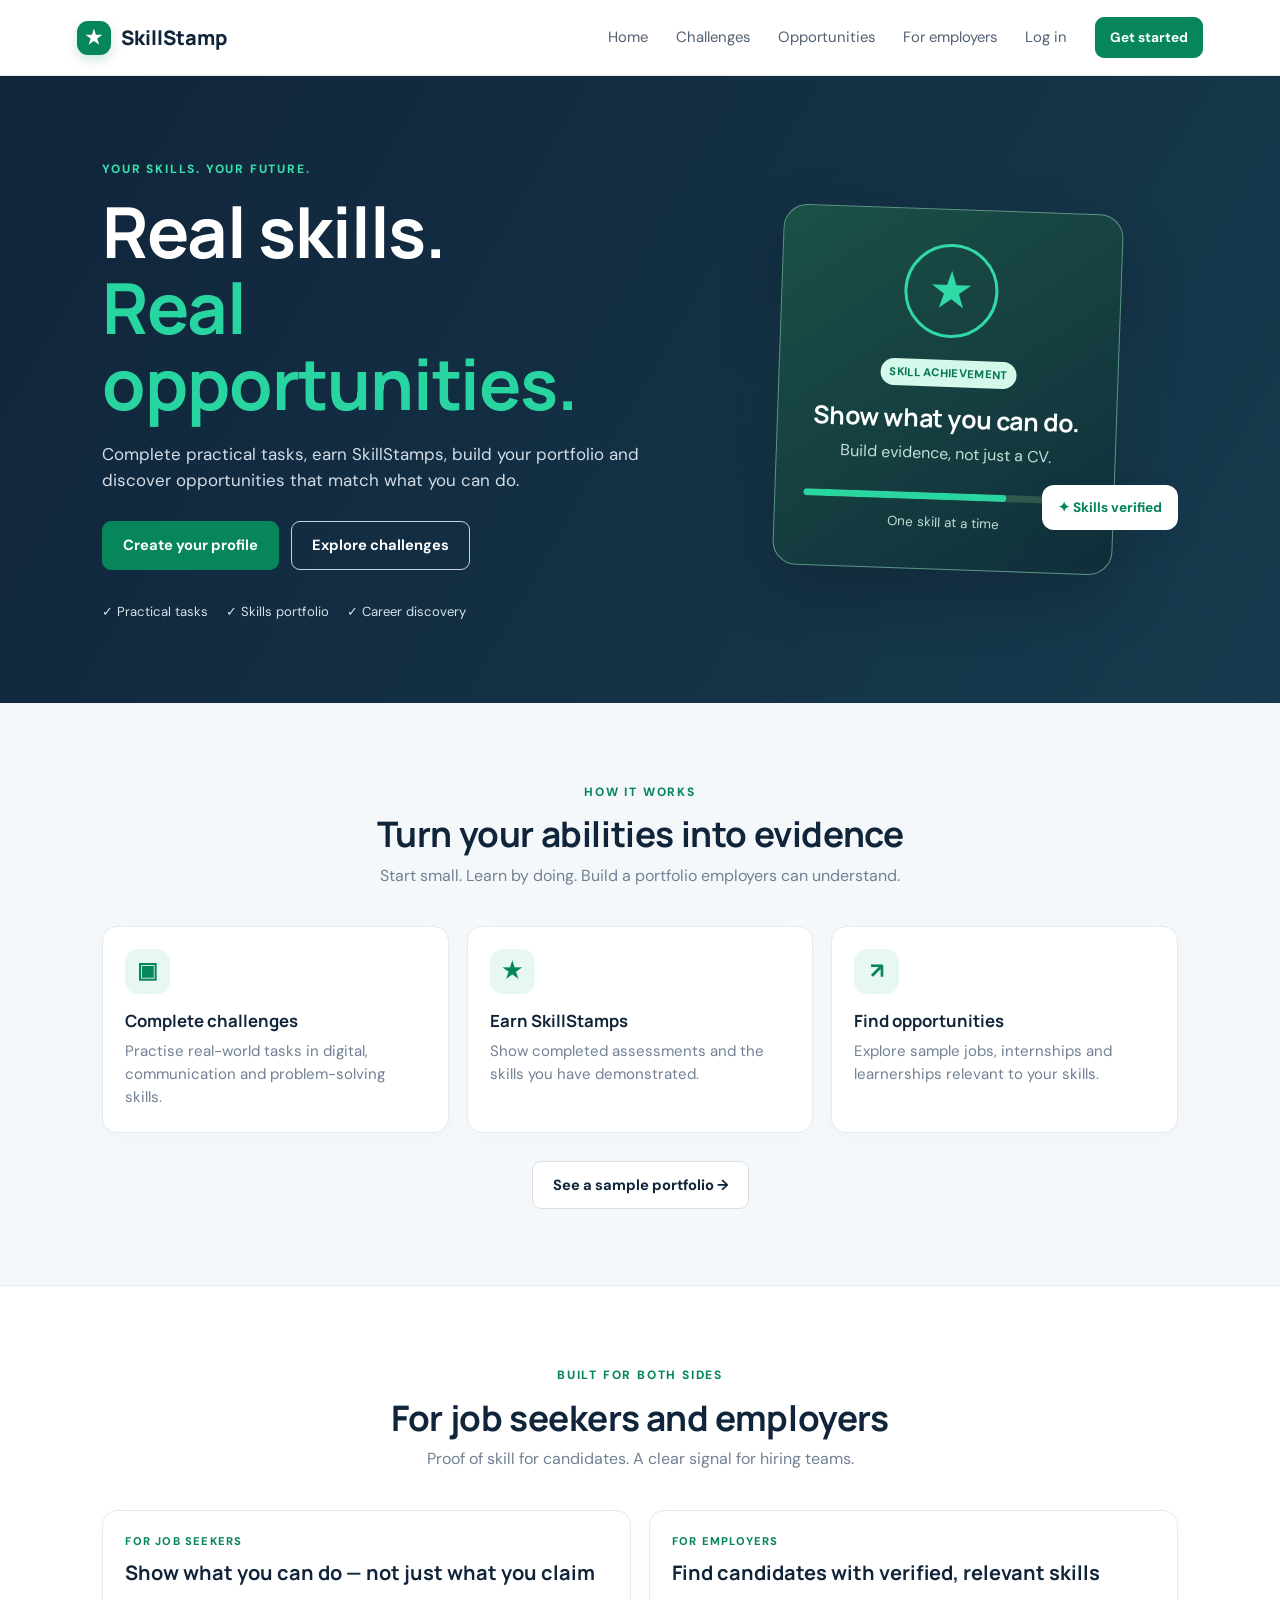
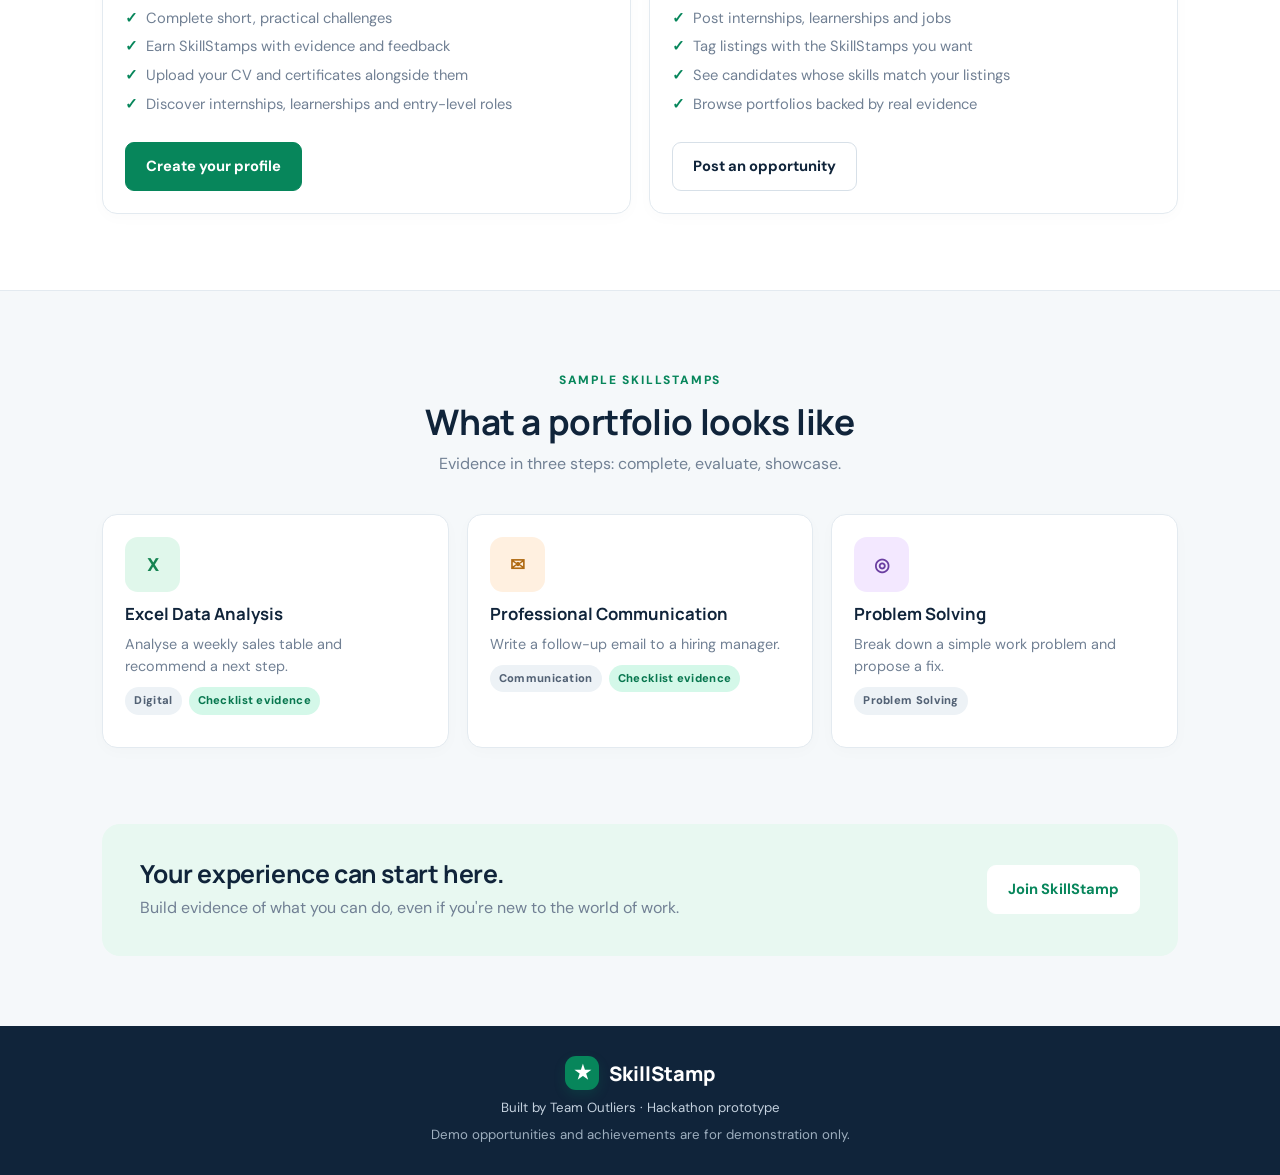
<file: index.html>
<!DOCTYPE html>
<html lang="en">
<head>
  <meta charset="UTF-8" />
  <meta name="viewport" content="width=device-width, initial-scale=1.0" />
  <meta
    name="description"
    content="SkillStamp — complete practical challenges, earn SkillStamps and build a skills portfolio. Hackathon prototype."
  />
  <link rel="manifest" href="manifest.json" />
  <meta name="theme-color" content="#07865b" />
  <title>SkillStamp | Prove Your Skills</title>
  <link rel="stylesheet" href="style.css" />
</head>
<body data-page="home">
  <header class="topbar">
    <a class="brand" href="index.html">
      <span class="brand-mark" aria-hidden="true">★</span> SkillStamp
    </a>
    <button class="menu-toggle" aria-label="Toggle menu" onclick="toggleMenu()">☰</button>
    <nav class="nav-links" id="mainNav">
      <a href="index.html">Home</a>
      <a href="challenges.html">Challenges</a>
      <a href="opportunities.html">Opportunities</a>
      <a href="signup.html">For employers</a>
      <a href="login.html">Log in</a>
      <a class="btn btn-small" href="signup.html">Get started</a>
    </nav>
  </header>

  <main>
    <section class="hero">
      <div class="hero-copy">
        <span class="eyebrow">YOUR SKILLS. YOUR FUTURE.</span>
        <h1>Real skills.<br /><span>Real opportunities.</span></h1>
        <p>
          Complete practical tasks, earn SkillStamps, build your portfolio and
          discover opportunities that match what you can do.
        </p>
        <div class="actions">
          <a class="btn" href="signup.html">Create your profile</a>
          <a class="btn btn-outline" href="challenges.html">Explore challenges</a>
        </div>
        <div class="hero-points">
          <span>✓ Practical tasks</span>
          <span>✓ Skills portfolio</span>
          <span>✓ Career discovery</span>
        </div>
      </div>

      <div class="hero-art">
        <div class="achievement-card">
          <div class="big-star" aria-hidden="true">★</div>
          <span class="pill pill-green">SKILL ACHIEVEMENT</span>
          <h2>Show what you can do.</h2>
          <p>Build evidence, not just a CV.</p>
          <div class="progress"><span></span></div>
          <small>One skill at a time</small>
        </div>
        <div class="floating-tag">✦ Skills verified</div>
      </div>
    </section>

    <section class="section">
      <div class="section-heading">
        <span class="eyebrow">HOW IT WORKS</span>
        <h2>Turn your abilities into evidence</h2>
        <p>Start small. Learn by doing. Build a portfolio employers can understand.</p>
      </div>

      <div class="grid three">
        <article class="card feature">
          <span class="feature-icon" aria-hidden="true">▣</span>
          <h3>Complete challenges</h3>
          <p>Practise real-world tasks in digital, communication and problem-solving skills.</p>
        </article>
        <article class="card feature">
          <span class="feature-icon" aria-hidden="true">★</span>
          <h3>Earn SkillStamps</h3>
          <p>Show completed assessments and the skills you have demonstrated.</p>
        </article>
        <article class="card feature">
          <span class="feature-icon" aria-hidden="true">↗</span>
          <h3>Find opportunities</h3>
          <p>Explore sample jobs, internships and learnerships relevant to your skills.</p>
        </article>
      </div>

      <div class="preview-row">
        <a class="btn btn-ghost" href="portfolio.html?demo=1">See a sample portfolio →</a>
      </div>
    </section>

    <section class="section section-audience">
      <div class="section-heading">
        <span class="eyebrow">BUILT FOR BOTH SIDES</span>
        <h2>For job seekers and employers</h2>
        <p>Proof of skill for candidates. A clear signal for hiring teams.</p>
      </div>

      <div class="grid two audience-grid">
        <article class="card audience-card">
          <span class="audience-tag">FOR JOB SEEKERS</span>
          <h3>Show what you can do — not just what you claim</h3>
          <ul class="audience-list">
            <li>Complete short, practical challenges</li>
            <li>Earn SkillStamps with evidence and feedback</li>
            <li>Upload your CV and certificates alongside them</li>
            <li>Discover internships, learnerships and entry-level roles</li>
          </ul>
          <a class="btn" href="signup.html">Create your profile</a>
        </article>

        <article class="card audience-card">
          <span class="audience-tag">FOR EMPLOYERS</span>
          <h3>Find candidates with verified, relevant skills</h3>
          <ul class="audience-list">
            <li>Post internships, learnerships and jobs</li>
            <li>Tag listings with the SkillStamps you want</li>
            <li>See candidates whose skills match your listings</li>
            <li>Browse portfolios backed by real evidence</li>
          </ul>
          <a class="btn btn-ghost" href="signup.html">Post an opportunity</a>
        </article>
      </div>
    </section>

    <section class="section">
      <div class="section-heading">
        <span class="eyebrow">SAMPLE SKILLSTAMPS</span>
        <h2>What a portfolio looks like</h2>
        <p>Evidence in three steps: complete, evaluate, showcase.</p>
      </div>

      <div class="grid three">
        <article class="card sample-stamp">
          <div class="sample-stamp-icon excel" aria-hidden="true">X</div>
          <h3>Excel Data Analysis</h3>
          <p class="muted">Analyse a weekly sales table and recommend a next step.</p>
          <div class="card-meta">
            <span class="pill">Digital</span>
            <span class="pill pill-green">Checklist evidence</span>
          </div>
        </article>
        <article class="card sample-stamp">
          <div class="sample-stamp-icon communication" aria-hidden="true">✉</div>
          <h3>Professional Communication</h3>
          <p class="muted">Write a follow-up email to a hiring manager.</p>
          <div class="card-meta">
            <span class="pill">Communication</span>
            <span class="pill pill-green">Checklist evidence</span>
          </div>
        </article>
        <article class="card sample-stamp">
          <div class="sample-stamp-icon problem" aria-hidden="true">◎</div>
          <h3>Problem Solving</h3>
          <p class="muted">Break down a simple work problem and propose a fix.</p>
          <div class="card-meta">
            <span class="pill">Problem Solving</span>
          </div>
        </article>
      </div>
    </section>

    <section class="cta-band">
      <div>
        <h2>Your experience can start here.</h2>
        <p>Build evidence of what you can do, even if you're new to the world of work.</p>
      </div>
      <a class="btn btn-light" href="signup.html">Join SkillStamp</a>
    </section>
  </main>

  <footer class="footer">
    <a class="brand" href="index.html">
      <span class="brand-mark" aria-hidden="true">★</span> SkillStamp
    </a>
    <p>Built by Team Outliers · Hackathon prototype</p>
    <small>Demo opportunities and achievements are for demonstration only.</small>
  </footer>

  <script src="app.js"></script>
</body>
</html>
</file>
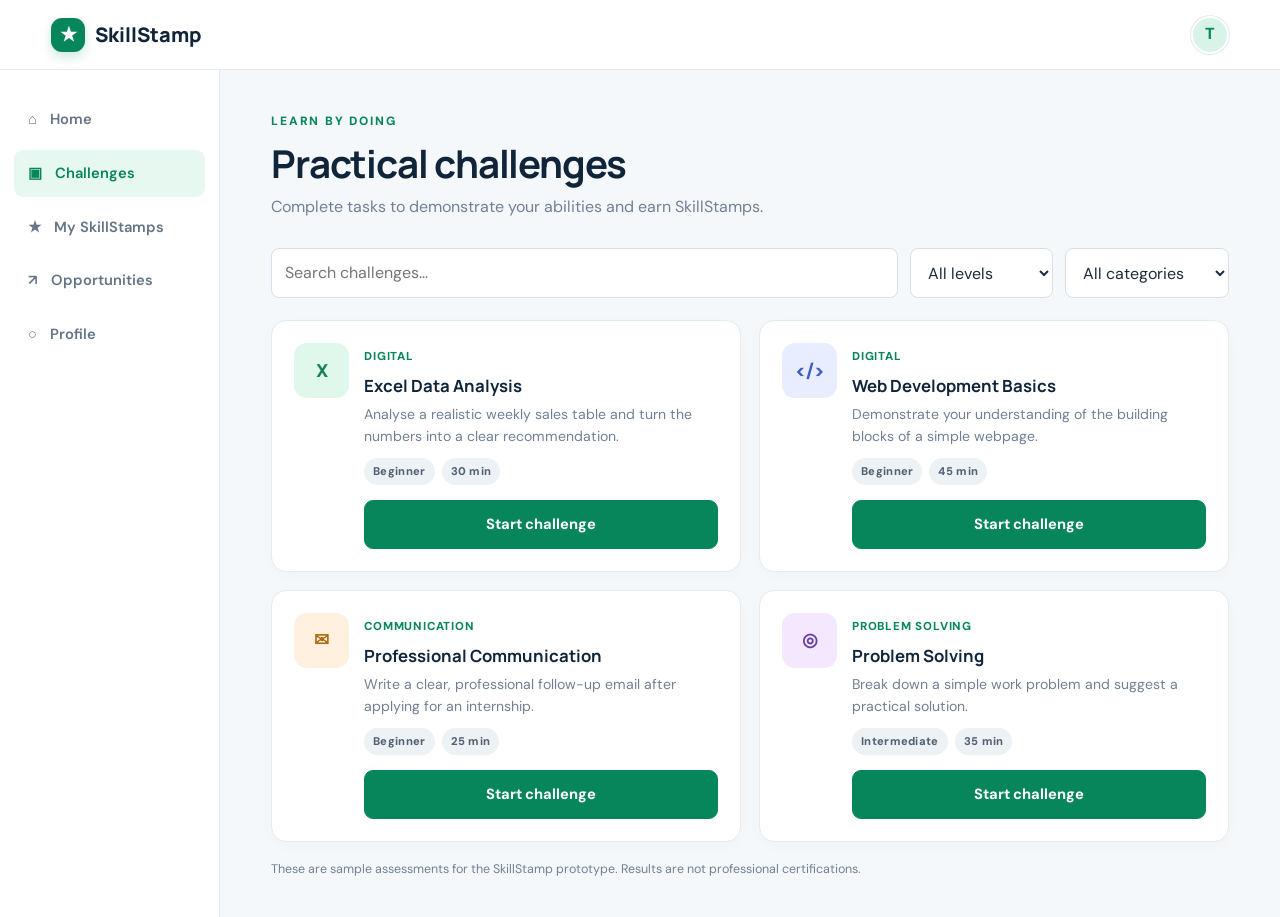
<file: challenges.html>
<!DOCTYPE html>
<html lang="en">
<head>
  <meta charset="UTF-8" />
  <meta name="viewport" content="width=device-width, initial-scale=1.0" />
  <meta name="description" content="Browse practical SkillStamp challenges." />
  <title>Challenges | SkillStamp</title>
  <link rel="stylesheet" href="style.css" />
</head>
<body data-page="challenges">
  <header class="appbar">
    <a class="brand" href="dashboard.html">
      <span class="brand-mark" aria-hidden="true">★</span> SkillStamp
    </a>
    <div class="appbar-right">
      <a class="avatar" href="profile.html" data-avatar aria-label="Open profile">·</a>
    </div>
  </header>

  <div class="app-layout">
    <aside class="sidebar">
      <a class="side-link" href="dashboard.html">⌂ <span>Home</span></a>
      <a class="side-link active" href="challenges.html">▣ <span>Challenges</span></a>
      <a class="side-link" href="portfolio.html">★ <span>My SkillStamps</span></a>
      <a class="side-link" href="opportunities.html">↗ <span>Opportunities</span></a>
      <a class="side-link" href="profile.html">○ <span>Profile</span></a>
    </aside>

    <main class="dashboard-main">
      <div class="page-heading">
        <span class="eyebrow">LEARN BY DOING</span>
        <h1>Practical challenges</h1>
        <p class="muted">
          Complete tasks to demonstrate your abilities and earn SkillStamps.
        </p>
      </div>

      <div class="filter-row">
        <input id="challengeSearch" placeholder="Search challenges..." aria-label="Search challenges" />
        <select id="levelFilter" aria-label="Filter by difficulty">
          <option value="all">All levels</option>
          <option value="Beginner">Beginner</option>
          <option value="Intermediate">Intermediate</option>
        </select>
        <select id="categoryFilter" aria-label="Filter by category">
          <option value="all">All categories</option>
          <option value="Digital">Digital</option>
          <option value="Communication">Communication</option>
          <option value="Problem Solving">Problem solving</option>
        </select>
      </div>

      <div id="challengeList" class="grid two"></div>

      <p class="form-note">
        These are sample assessments for the SkillStamp prototype. Results are
        not professional certifications.
      </p>
    </main>
  </div>

  <nav class="mobile-nav">
    <a href="dashboard.html"><span aria-hidden="true">⌂</span><small>Home</small></a>
    <a class="active" href="challenges.html"><span aria-hidden="true">▣</span><small>Challenges</small></a>
    <a href="portfolio.html"><span aria-hidden="true">★</span><small>Stamps</small></a>
    <a href="opportunities.html"><span aria-hidden="true">↗</span><small>Jobs</small></a>
    <a href="profile.html"><span aria-hidden="true">○</span><small>Profile</small></a>
  </nav>

  <script src="app.js"></script>
</body>
</html>
</file>
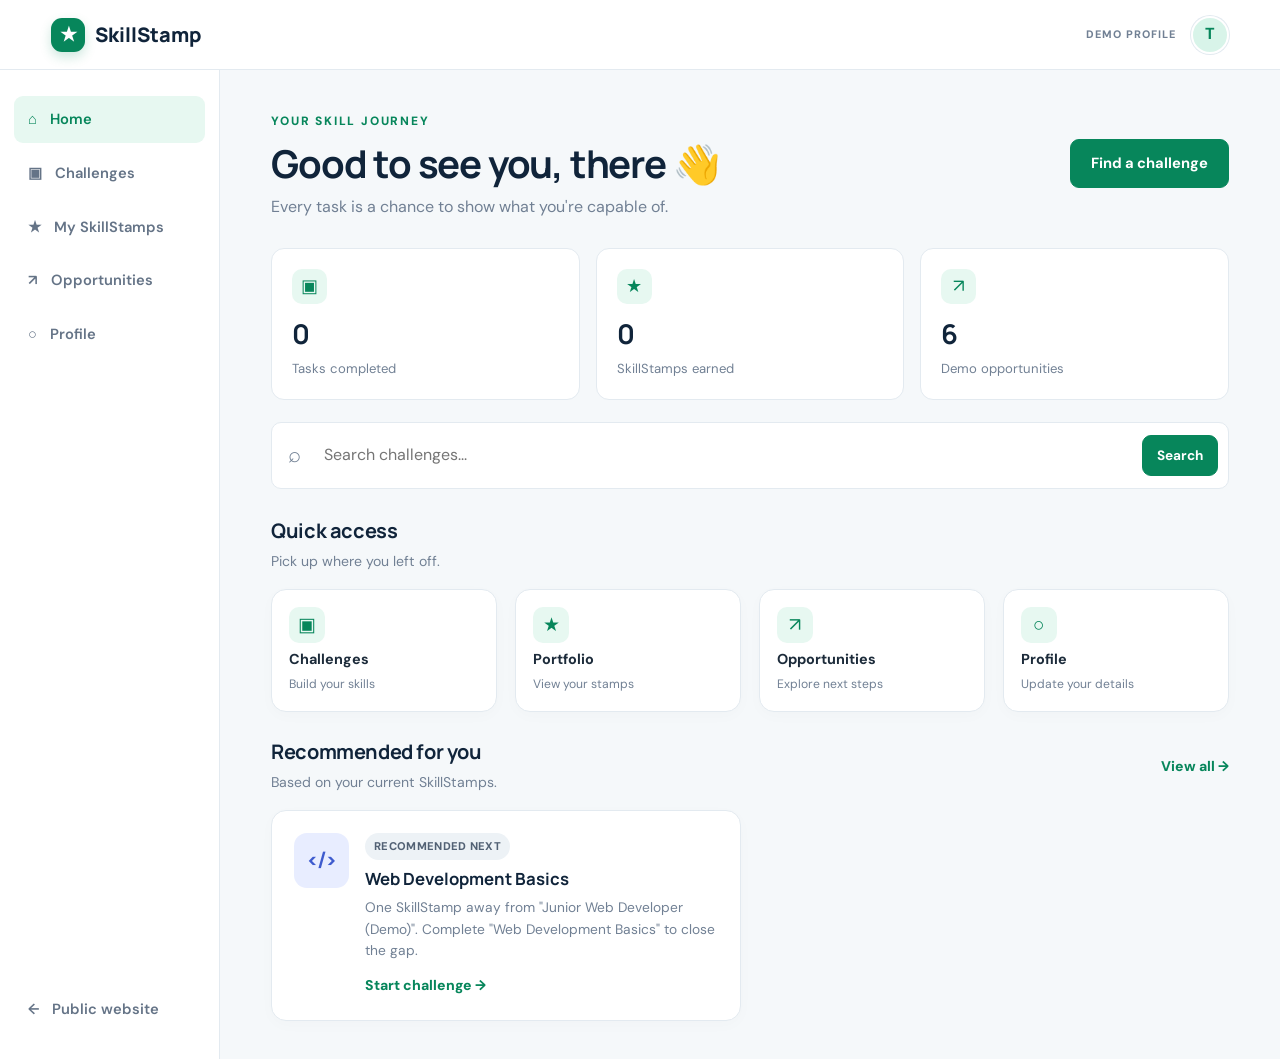
<file: dashboard.html>
<!DOCTYPE html>
<html lang="en">
<head>
  <meta charset="UTF-8" />
  <meta name="viewport" content="width=device-width, initial-scale=1.0" />
  <meta name="description" content="Your SkillStamp dashboard." />
  <link rel="manifest" href="manifest.json" />
  <meta name="theme-color" content="#07865b" />
  <title>Dashboard | SkillStamp</title>
  <link rel="stylesheet" href="style.css" />
</head>
<body data-page="dashboard">
  <header class="appbar">
    <a class="brand" href="dashboard.html">
      <span class="brand-mark" aria-hidden="true">★</span> SkillStamp
    </a>
    <div class="appbar-right">
      <span class="demo-label">DEMO PROFILE</span>
      <a class="avatar" href="profile.html" id="headerAvatar" data-avatar aria-label="Open profile">T</a>
    </div>
  </header>

  <div class="app-layout">
    <aside class="sidebar">
      <a class="side-link active" href="dashboard.html">⌂ <span>Home</span></a>
      <a class="side-link" href="challenges.html">▣ <span>Challenges</span></a>
      <a class="side-link" href="portfolio.html">★ <span>My SkillStamps</span></a>
      <a class="side-link" href="opportunities.html">↗ <span>Opportunities</span></a>
      <a class="side-link" href="profile.html">○ <span>Profile</span></a>
      <div class="sidebar-bottom">
        <a href="index.html" class="side-link">← <span>Public website</span></a>
      </div>
    </aside>

    <main class="dashboard-main">
      <div class="welcome-row">
        <div>
          <span class="eyebrow">YOUR SKILL JOURNEY</span>
          <h1>Good to see you, <span id="welcomeName">there</span> 👋</h1>
          <p class="muted">Every task is a chance to show what you're capable of.</p>
        </div>
        <a class="btn" href="challenges.html">Find a challenge</a>
      </div>

      <div class="stats-grid">
        <article class="stat-card">
          <span class="stat-icon" aria-hidden="true">▣</span>
          <strong id="completedCount">0</strong>
          <span>Tasks completed</span>
        </article>
        <article class="stat-card">
          <span class="stat-icon" aria-hidden="true">★</span>
          <strong id="stampCount">0</strong>
          <span>SkillStamps earned</span>
        </article>
        <article class="stat-card">
          <span class="stat-icon" aria-hidden="true">↗</span>
          <strong id="opportunityCount">0</strong>
          <span>Demo opportunities</span>
        </article>
      </div>

      <div class="search-bar">
        <span aria-hidden="true">⌕</span>
        <input
          id="dashboardSearch"
          placeholder="Search challenges..."
          aria-label="Search challenges"
        />
        <button class="btn btn-small" onclick="searchFromDashboard()">Search</button>
      </div>

      <div class="content-heading">
        <div>
          <h2>Quick access</h2>
          <p class="muted">Pick up where you left off.</p>
        </div>
      </div>

      <div class="grid four quick-grid">
        <a class="card quick-card" href="challenges.html">
          <span aria-hidden="true">▣</span>
          <strong>Challenges</strong>
          <small>Build your skills</small>
        </a>
        <a class="card quick-card" href="portfolio.html">
          <span aria-hidden="true">★</span>
          <strong>Portfolio</strong>
          <small>View your stamps</small>
        </a>
        <a class="card quick-card" href="opportunities.html">
          <span aria-hidden="true">↗</span>
          <strong>Opportunities</strong>
          <small>Explore next steps</small>
        </a>
        <a class="card quick-card" href="profile.html">
          <span aria-hidden="true">○</span>
          <strong>Profile</strong>
          <small>Update your details</small>
        </a>
      </div>

      <div class="content-heading">
        <div>
          <h2>Recommended for you</h2>
          <p class="muted">Based on your current SkillStamps.</p>
        </div>
        <a href="challenges.html" class="text-link">View all →</a>
      </div>

      <div class="grid two" id="recommendationGrid"></div>
    </main>
  </div>

  <nav class="mobile-nav">
    <a class="active" href="dashboard.html">
      <span aria-hidden="true">⌂</span><small>Home</small>
    </a>
    <a href="challenges.html">
      <span aria-hidden="true">▣</span><small>Challenges</small>
    </a>
    <a href="portfolio.html">
      <span aria-hidden="true">★</span><small>Stamps</small>
    </a>
    <a href="opportunities.html">
      <span aria-hidden="true">↗</span><small>Jobs</small>
    </a>
    <a href="profile.html">
      <span aria-hidden="true">○</span><small>Profile</small>
    </a>
  </nav>

  <script src="app.js"></script>
</body>
</html>
</file>
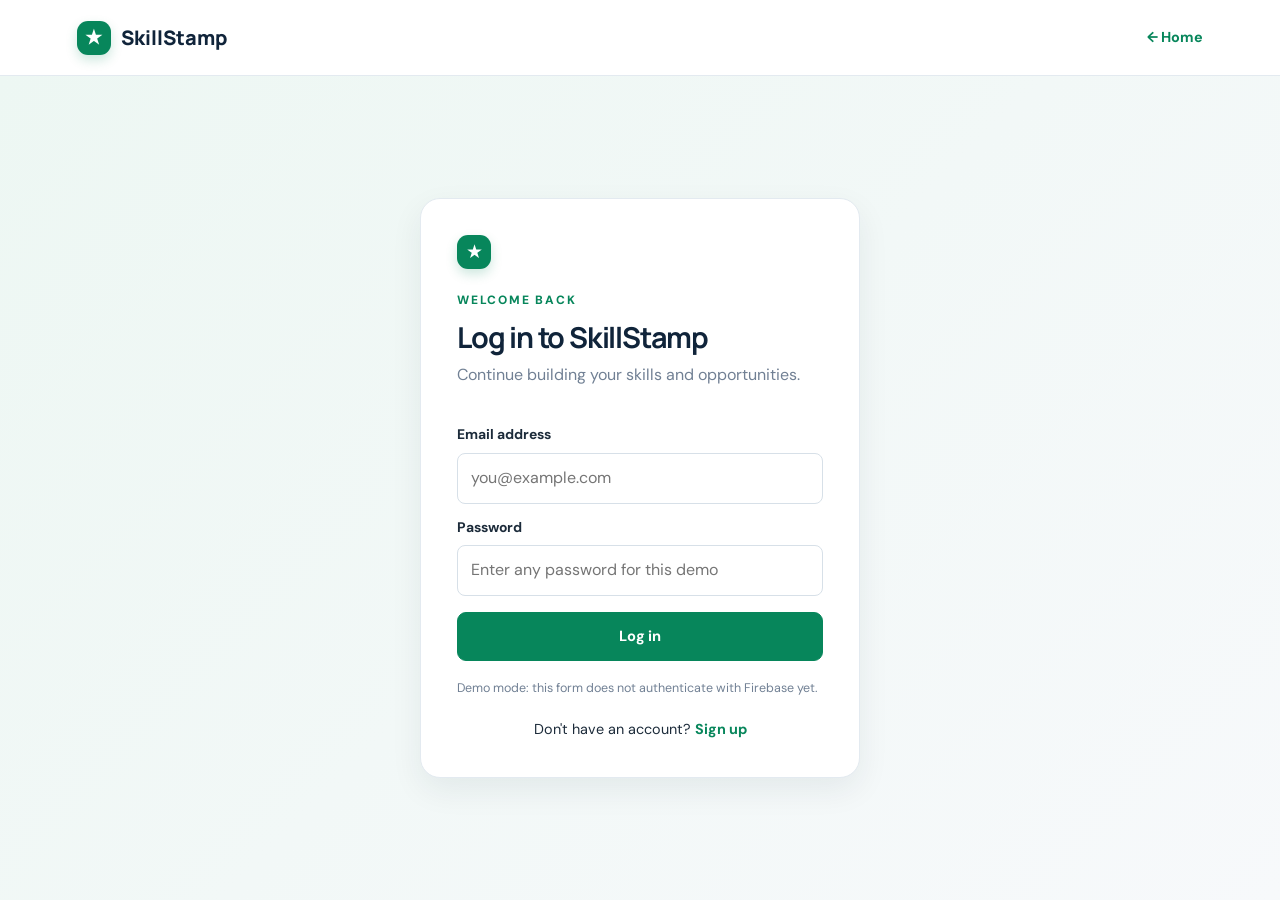
<file: employer.html>
<!DOCTYPE html>
<html lang="en">
<head>
  <meta charset="UTF-8" />
  <meta name="viewport" content="width=device-width, initial-scale=1.0" />
  <meta name="description" content="Employer dashboard — post opportunities and find candidates with SkillStamps." />
  <link rel="manifest" href="manifest.json" />
  <meta name="theme-color" content="#07865b" />
  <title>Employer | SkillStamp</title>
  <link rel="stylesheet" href="style.css" />
</head>
<body data-page="employer">
  <header class="appbar">
    <a class="brand" href="employer.html">
      <span class="brand-mark" aria-hidden="true">★</span> SkillStamp
    </a>
    <div class="appbar-right">
      <span class="demo-label">EMPLOYER DEMO</span>
      <a class="avatar" href="profile.html" data-avatar aria-label="Open profile">E</a>
    </div>
  </header>

  <div class="app-layout">
    <aside class="sidebar">
      <a class="side-link active" href="employer.html">⌂ <span>Employer home</span></a>
      <a class="side-link" href="opportunities.html">↗ <span>All opportunities</span></a>
      <a class="side-link" href="profile.html">○ <span>Profile</span></a>
      <div class="sidebar-bottom">
        <a href="index.html" class="side-link">← <span>Public website</span></a>
      </div>
    </aside>

    <main class="dashboard-main">
      <div class="welcome-row">
        <div>
          <span class="eyebrow">EMPLOYER DASHBOARD</span>
          <h1>Welcome, <span id="employerWelcome">Employer</span></h1>
          <p class="muted">
            Post internships, learnerships and jobs. Match candidates by the
            SkillStamps they have earned.
          </p>
        </div>
      </div>

      <div class="stats-grid employer-stats">
        <article class="stat-card">
          <span class="stat-icon" aria-hidden="true">↗</span>
          <strong id="employerJobCount">0</strong>
          <span>Your listings</span>
        </article>
        <article class="stat-card">
          <span class="stat-icon" aria-hidden="true">★</span>
          <strong id="employerMatchCount">0</strong>
          <span>Matching candidates (demo)</span>
        </article>
        <article class="stat-card">
          <span class="stat-icon" aria-hidden="true">▣</span>
          <strong id="employerChallengeCount">0</strong>
          <span>SkillStamp challenges</span>
        </article>
      </div>

      <!-- Post opportunity -->
      <section class="card employer-post-card">
        <h2>Post an opportunity</h2>
        <p class="muted">
          Listings appear on the Opportunities page for job seekers in this demo.
        </p>

        <form id="employerJobForm" class="employer-form">
          <div class="form-grid">
            <div>
              <label for="jobTitle">Role title</label>
              <input id="jobTitle" required placeholder="e.g. Junior Data Analyst Intern" />
            </div>
            <div>
              <label for="jobType">Type</label>
              <select id="jobType" required>
                <option value="Internship">Internship</option>
                <option value="Learnership">Learnership</option>
                <option value="Entry-level job">Entry-level job</option>
              </select>
            </div>
            <div>
              <label for="jobCompany">Company</label>
              <input id="jobCompany" required placeholder="Your organisation" />
            </div>
            <div>
              <label for="jobLocation">Location</label>
              <input id="jobLocation" required placeholder="e.g. Polokwane, Limpopo" />
            </div>
          </div>

          <label for="jobDescription">Description</label>
          <textarea
            id="jobDescription"
            rows="3"
            required
            placeholder="What will the person do? Who is it for?"
          ></textarea>

          <label>Skills / SkillStamps that match this role</label>
          <div class="skill-checkboxes" id="jobSkillChecks">
            <!-- filled by JS from challenges -->
          </div>

          <button class="btn" type="submit">Publish listing</button>
        </form>
        <p id="employerFormStatus" class="document-status hidden" role="status"></p>
      </section>

      <!-- Your listings -->
      <div class="content-heading">
        <div>
          <h2>Your listings</h2>
          <p class="muted">Opportunities you have posted in this browser demo.</p>
        </div>
      </div>
      <div id="employerJobList" class="grid two"></div>
      <div id="employerJobEmpty" class="empty-state hidden">
        <span class="empty-icon" aria-hidden="true">↗</span>
        <h2>No listings yet</h2>
        <p>Use the form above to post your first internship, learnership or job.</p>
      </div>

      <!-- Matching candidates (demo) -->
      <div class="content-heading">
        <div>
          <h2>Candidates with matching SkillStamps</h2>
          <p class="muted">
            Demo view: people in this browser who have completed related challenges.
          </p>
        </div>
      </div>
      <div id="employerMatchList" class="grid two"></div>
      <div id="employerMatchEmpty" class="empty-state">
        <p class="muted">
          When job seekers complete challenges that match your listings, they will
          appear here in this demo.
        </p>
      </div>
    </main>
  </div>

  <nav class="mobile-nav">
    <a class="active" href="employer.html"><span aria-hidden="true">⌂</span><small>Home</small></a>
    <a href="opportunities.html"><span aria-hidden="true">↗</span><small>Jobs</small></a>
    <a href="profile.html"><span aria-hidden="true">○</span><small>Profile</small></a>
  </nav>

  <script src="app.js"></script>
</body>
</html>
</file>
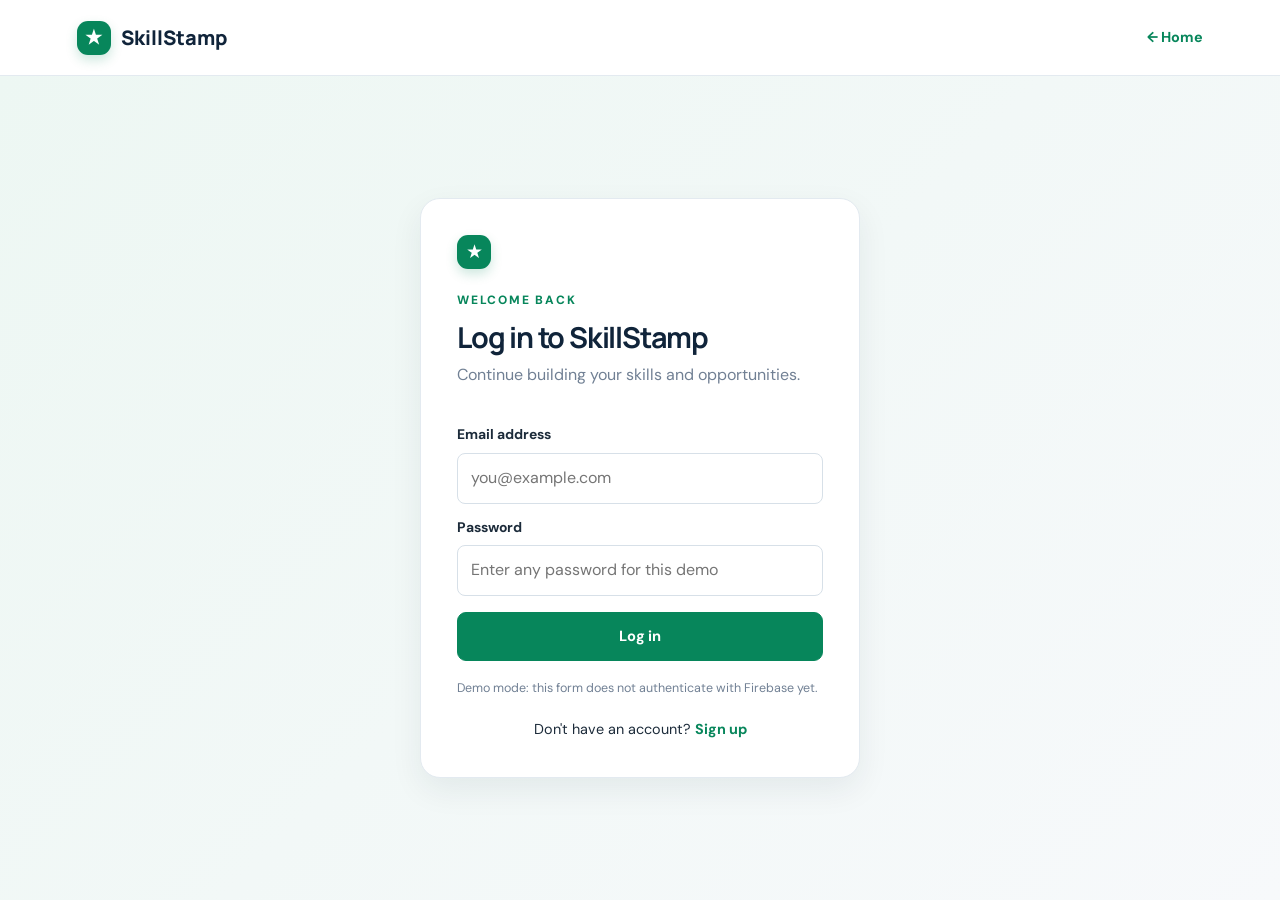
<file: login.html>
<!DOCTYPE html>
<html lang="en">
<head>
  <meta charset="UTF-8" />
  <meta name="viewport" content="width=device-width, initial-scale=1.0" />
  <meta name="description" content="Log in to SkillStamp demo." />
  <title>Log in | SkillStamp</title>
  <link rel="stylesheet" href="style.css" />
</head>
<body data-page="login">
  <header class="topbar">
    <a class="brand" href="index.html">
      <span class="brand-mark" aria-hidden="true">★</span> SkillStamp
    </a>
    <a class="back-link" href="index.html">← Home</a>
  </header>

  <main class="auth-wrap">
    <section class="auth-card">
      <div class="auth-logo">
        <span class="brand-mark" aria-hidden="true">★</span>
      </div>
      <span class="eyebrow">WELCOME BACK</span>
      <h1>Log in to SkillStamp</h1>
      <p class="muted">Continue building your skills and opportunities.</p>

      <form id="loginForm">
        <label for="loginEmail">Email address</label>
        <input id="loginEmail" type="email" placeholder="you@example.com" required />

        <label for="loginPassword">Password</label>
        <input
          id="loginPassword"
          type="password"
          placeholder="Enter any password for this demo"
          required
        />

        <button class="btn full" type="submit">Log in</button>
      </form>

      <p class="form-note">Demo mode: this form does not authenticate with Firebase yet.</p>
      <p class="auth-switch">Don't have an account? <a href="signup.html">Sign up</a></p>
    </section>
  </main>

  <script src="app.js"></script>
</body>
</html>
</file>
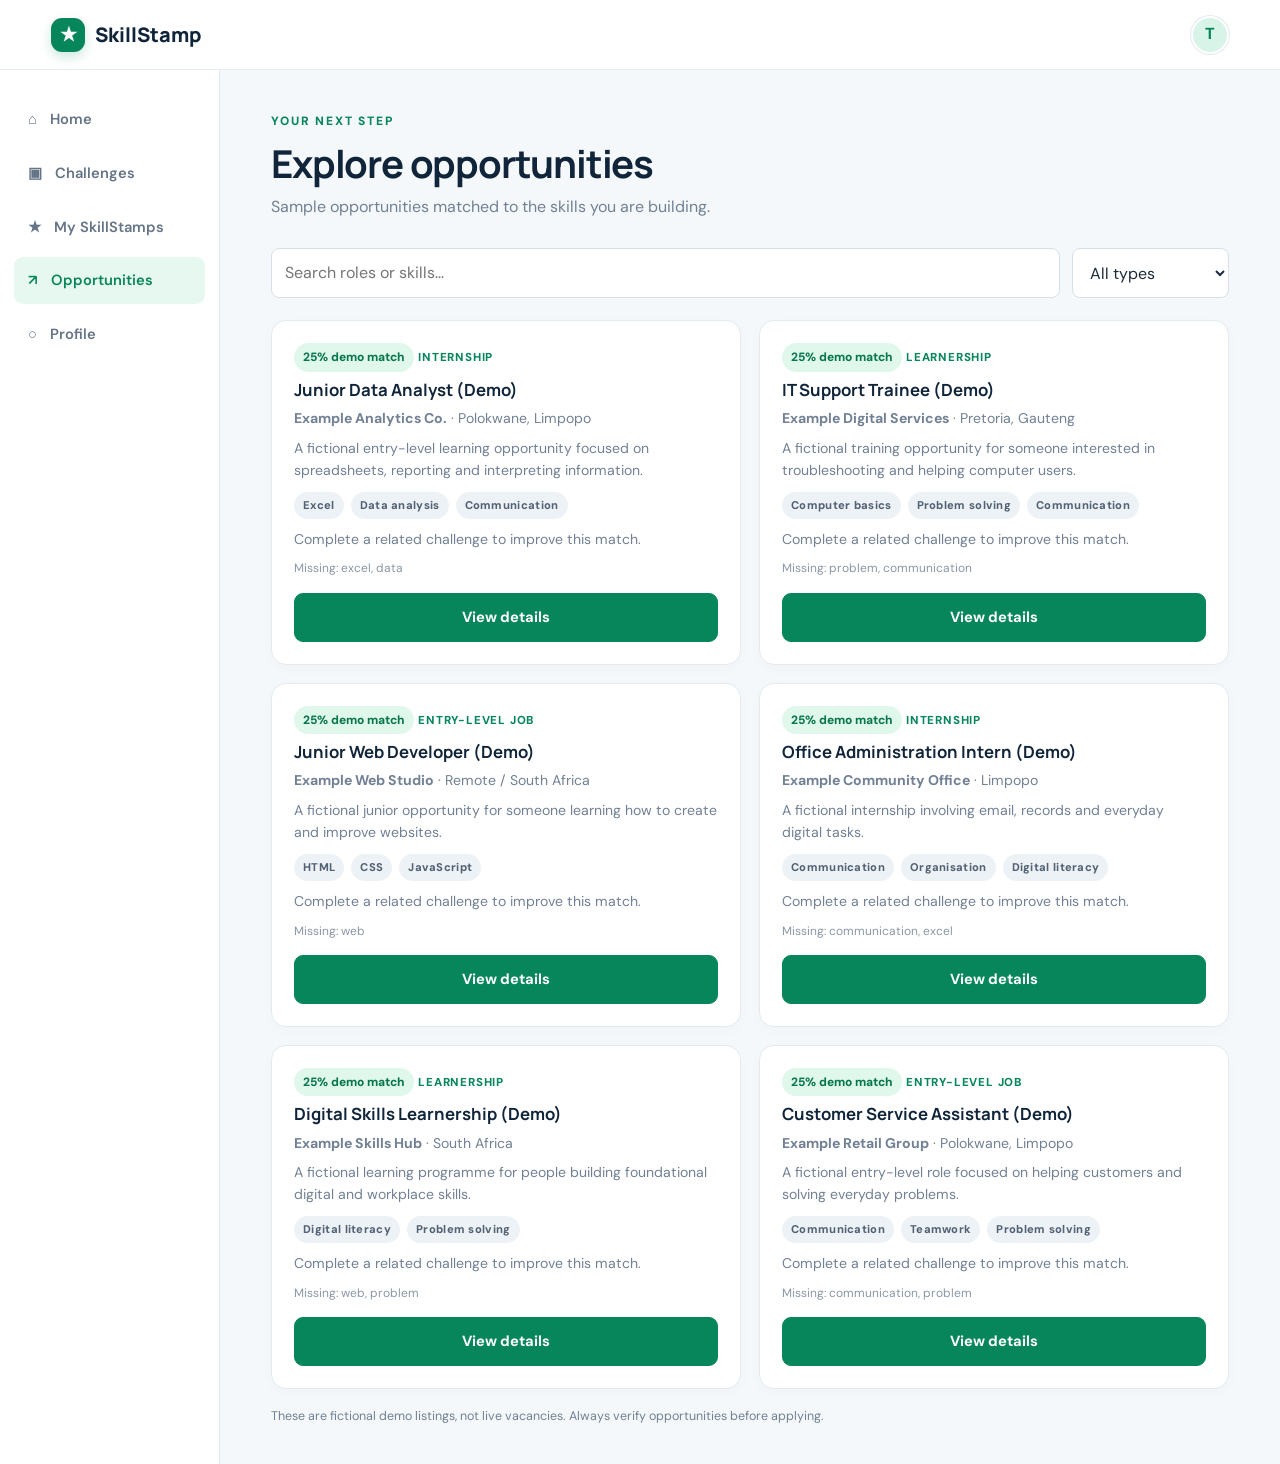
<file: opportunities.html>
<!DOCTYPE html>
<html lang="en">
<head>
  <meta charset="UTF-8" />
  <meta name="viewport" content="width=device-width, initial-scale=1.0" />
  <meta name="description" content="Sample SkillStamp opportunities." />
  <title>Opportunities | SkillStamp</title>
  <link rel="stylesheet" href="style.css" />
</head>
<body data-page="opportunities">
  <header class="appbar">
    <a class="brand" href="dashboard.html">
      <span class="brand-mark" aria-hidden="true">★</span> SkillStamp
    </a>
    <a class="avatar" href="profile.html" data-avatar aria-label="Open profile">·</a>
  </header>

  <div class="app-layout">
    <aside class="sidebar">
      <a class="side-link" href="dashboard.html">⌂ <span>Home</span></a>
      <a class="side-link" href="challenges.html">▣ <span>Challenges</span></a>
      <a class="side-link" href="portfolio.html">★ <span>My SkillStamps</span></a>
      <a class="side-link active" href="opportunities.html">↗ <span>Opportunities</span></a>
      <a class="side-link" href="profile.html">○ <span>Profile</span></a>
    </aside>

    <main class="dashboard-main">
      <div class="page-heading">
        <span class="eyebrow">YOUR NEXT STEP</span>
        <h1>Explore opportunities</h1>
        <p class="muted">
          Sample opportunities matched to the skills you are building.
        </p>
      </div>

      <div class="filter-row">
        <input id="opportunitySearch" placeholder="Search roles or skills..." aria-label="Search opportunities" />
        <select id="opportunityType" aria-label="Filter by type">
          <option value="all">All types</option>
          <option>Internship</option>
          <option>Learnership</option>
          <option>Entry-level job</option>
        </select>
      </div>

      <div id="opportunityList" class="grid two"></div>

      <p class="form-note">
        These are fictional demo listings, not live vacancies. Always verify
        opportunities before applying.
      </p>
    </main>
  </div>

  <nav class="mobile-nav">
    <a href="dashboard.html"><span aria-hidden="true">⌂</span><small>Home</small></a>
    <a href="challenges.html"><span aria-hidden="true">▣</span><small>Challenges</small></a>
    <a href="portfolio.html"><span aria-hidden="true">★</span><small>Stamps</small></a>
    <a class="active" href="opportunities.html"><span aria-hidden="true">↗</span><small>Jobs</small></a>
    <a href="profile.html"><span aria-hidden="true">○</span><small>Profile</small></a>
  </nav>

  <script src="app.js"></script>
</body>
</html>
</file>
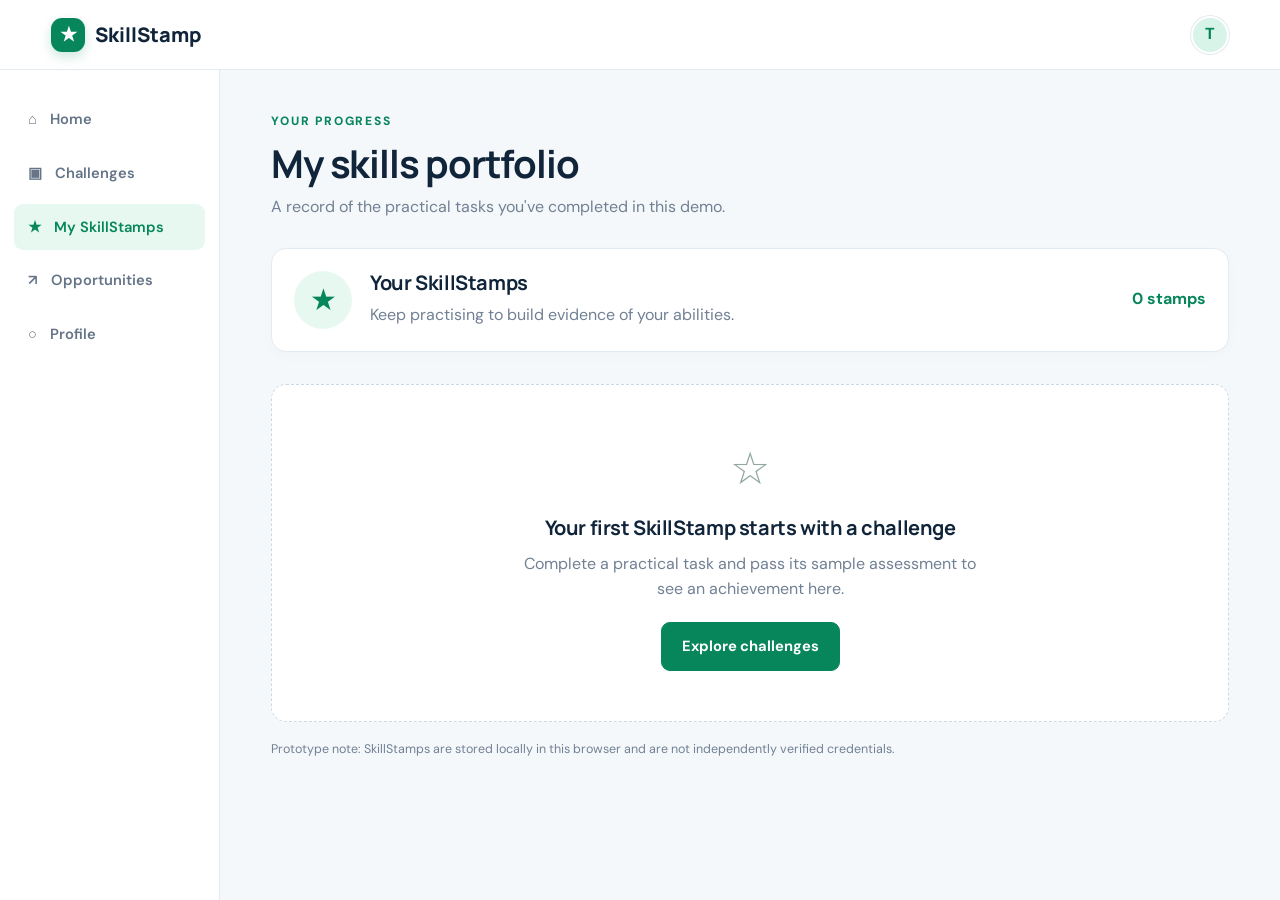
<file: portfolio.html>
<!DOCTYPE html>
<html lang="en">
<head>
  <meta charset="UTF-8" />
  <meta name="viewport" content="width=device-width, initial-scale=1.0" />
  <meta name="description" content="Your SkillStamp portfolio." />
  <link rel="manifest" href="manifest.json" />
  <meta name="theme-color" content="#07865b" />
  <title>My SkillStamps | SkillStamp</title>
  <link rel="stylesheet" href="style.css" />
</head>
<body data-page="portfolio">
  <header class="appbar">
    <a class="brand" href="dashboard.html">
      <span class="brand-mark" aria-hidden="true">★</span> SkillStamp
    </a>
    <a class="avatar" href="profile.html" data-avatar aria-label="Open profile">·</a>
  </header>

  <div class="app-layout">
    <aside class="sidebar">
      <a class="side-link" href="dashboard.html">⌂ <span>Home</span></a>
      <a class="side-link" href="challenges.html">▣ <span>Challenges</span></a>
      <a class="side-link active" href="portfolio.html">★ <span>My SkillStamps</span></a>
      <a class="side-link" href="opportunities.html">↗ <span>Opportunities</span></a>
      <a class="side-link" href="profile.html">○ <span>Profile</span></a>
    </aside>

    <main class="dashboard-main">
      <div class="page-heading">
        <span class="eyebrow">YOUR PROGRESS</span>
        <h1>My skills portfolio</h1>
        <p class="muted">
          A record of the practical tasks you've completed in this demo.
        </p>
        <p id="demoPreviewBadge" class="demo-preview hidden">
          ★ This is a sample portfolio. <a href="signup.html">Create your own →</a>
        </p>
      </div>

      <div class="portfolio-summary card">
        <div class="portfolio-medal" aria-hidden="true">★</div>
        <div>
          <h2 id="portfolioName">Your SkillStamps</h2>
          <p class="muted">Keep practising to build evidence of your abilities.</p>
        </div>
        <strong id="portfolioTotal">0 stamps</strong>
      </div>

      <div id="portfolioSummaryExtra" class="portfolio-extra"></div>

      <div id="portfolioList" class="grid two"></div>

      <div id="emptyPortfolio" class="empty-state">
        <span class="empty-icon" aria-hidden="true">☆</span>
        <h2>Your first SkillStamp starts with a challenge</h2>
        <p>
          Complete a practical task and pass its sample assessment to see an
          achievement here.
        </p>
        <a class="btn" href="challenges.html">Explore challenges</a>
      </div>

      <p class="form-note">
        Prototype note: SkillStamps are stored locally in this browser and are
        not independently verified credentials.
      </p>
    </main>
  </div>

  <nav class="mobile-nav">
    <a href="dashboard.html"><span aria-hidden="true">⌂</span><small>Home</small></a>
    <a href="challenges.html"><span aria-hidden="true">▣</span><small>Challenges</small></a>
    <a class="active" href="portfolio.html"><span aria-hidden="true">★</span><small>Stamps</small></a>
    <a href="opportunities.html"><span aria-hidden="true">↗</span><small>Jobs</small></a>
    <a href="profile.html"><span aria-hidden="true">○</span><small>Profile</small></a>
  </nav>

  <script src="app.js"></script>
</body>
</html>
</file>
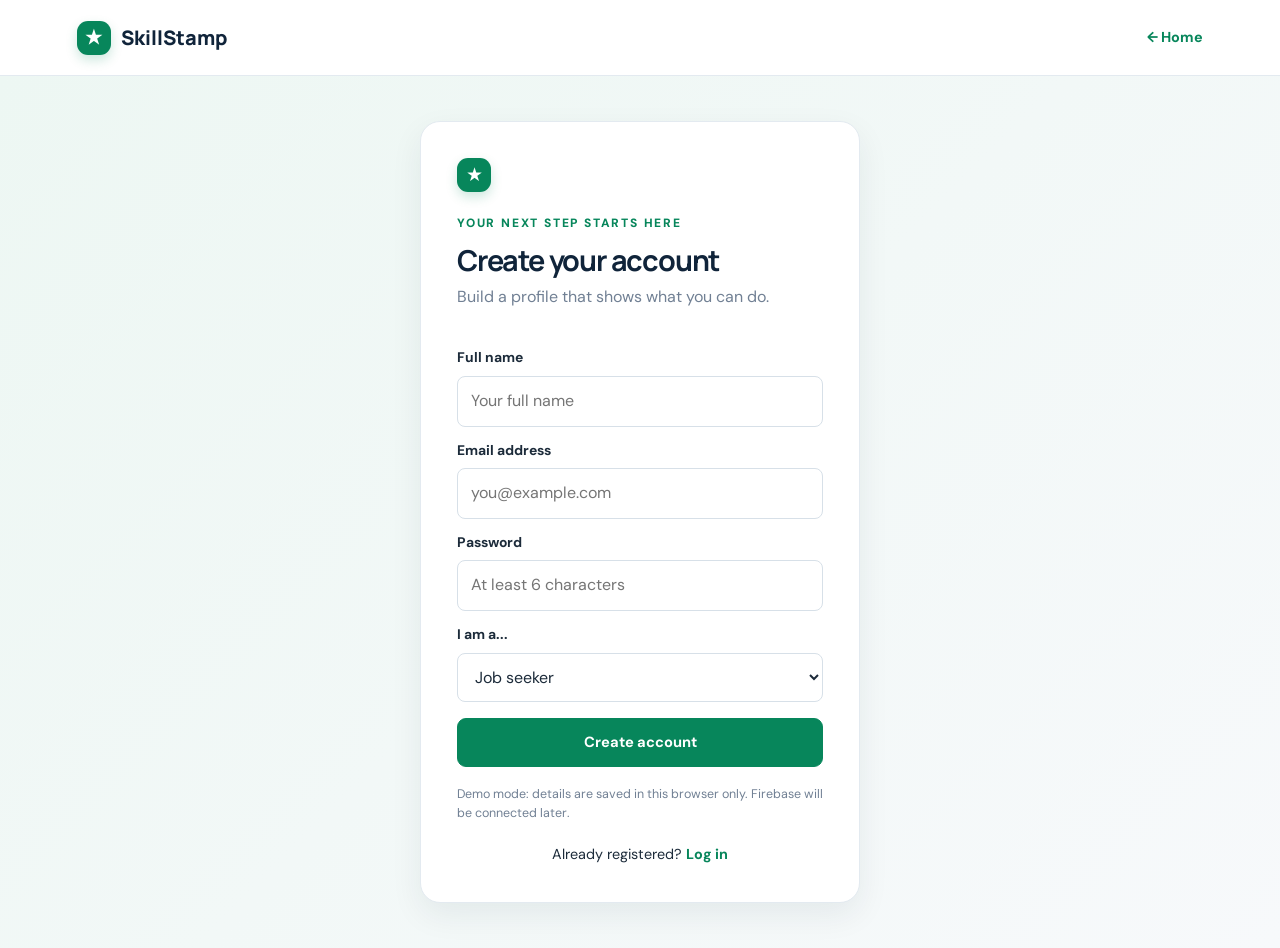
<file: signup.html>
<!DOCTYPE html>
<html lang="en">
<head>
  <meta charset="UTF-8" />
  <meta name="viewport" content="width=device-width, initial-scale=1.0" />
  <meta name="description" content="Create a SkillStamp demo account." />
  <title>Sign up | SkillStamp</title>
  <link rel="stylesheet" href="style.css" />
</head>
<body data-page="signup">
  <header class="topbar">
    <a class="brand" href="index.html">
      <span class="brand-mark" aria-hidden="true">★</span> SkillStamp
    </a>
    <a class="back-link" href="index.html">← Home</a>
  </header>

  <main class="auth-wrap">
    <section class="auth-card">
      <div class="auth-logo">
        <span class="brand-mark" aria-hidden="true">★</span>
      </div>
      <span class="eyebrow">YOUR NEXT STEP STARTS HERE</span>
      <h1>Create your account</h1>
      <p class="muted">Build a profile that shows what you can do.</p>

      <form id="signupForm">
        <label for="fullName">Full name</label>
        <input id="fullName" type="text" placeholder="Your full name" required />

        <label for="signupEmail">Email address</label>
        <input id="signupEmail" type="email" placeholder="you@example.com" required />

        <label for="signupPassword">Password</label>
        <input
          id="signupPassword"
          type="password"
          minlength="6"
          placeholder="At least 6 characters"
          required
        />

        <label for="userType">I am a...</label>
        <select id="userType">
          <option value="Job seeker">Job seeker</option>
          <option value="Student">Student</option>
          <option value="Career changer">Career changer</option>
          <option value="Employer">Employer / Organisation</option>
        </select>

        <div id="companyFieldWrap" class="hidden">
          <label for="companyName">Company / organisation name</label>
          <input id="companyName" type="text" placeholder="e.g. GreenLeaf Retail" />
        </div>

        <button class="btn full" type="submit">Create account</button>
      </form>

      <p class="form-note">
        Demo mode: details are saved in this browser only. Firebase will be connected later.
      </p>
      <p class="auth-switch">Already registered? <a href="login.html">Log in</a></p>
    </section>
  </main>

  <script src="app.js"></script>
</body>
</html>
</file>
<file: style.css>
@import url('https://fonts.googleapis.com/css2?family=DM+Sans:wght@400;500;600;700&family=Manrope:wght@400;500;600;700;800&display=swap');

:root {
  --navy: #10243a;
  --navy2: #183751;
  --green: #07865b;
  --green2: #0bb982;
  --mint: #e7f8f1;
  --text: #1c2b3a;
  --muted: #718094;
  --line: #e3eaf0;
  --bg: #f5f8fa;
  --white: #fff;
  --red: #b93838;
  --shadow: 0 12px 32px rgba(16, 36, 58, 0.07);
}

* { box-sizing: border-box; margin: 0; padding: 0; }
html { scroll-behavior: smooth; }

body {
  font-family: 'DM Sans', Arial, sans-serif;
  color: var(--text);
  background: var(--bg);
  line-height: 1.55;
}

h1, h2, h3 {
  font-family: Manrope, 'DM Sans', sans-serif;
  line-height: 1.2;
  color: var(--navy);
}

h1 { font-size: clamp(2rem, 4vw, 3.1rem); letter-spacing: -1.2px; }
h2 { font-size: 1.55rem; letter-spacing: -0.4px; }
h3 { font-size: 1.05rem; }
p { margin-top: 8px; }
a { color: inherit; text-decoration: none; }

button, input, select, textarea { font: inherit; }
button, a, select { touch-action: manipulation; }

/* ---------- Top bar / app bar ---------- */

.topbar, .appbar {
  height: 76px;
  padding: 0 6%;
  display: flex;
  align-items: center;
  justify-content: space-between;
  background: #fff;
  border-bottom: 1px solid var(--line);
  position: relative;
  z-index: 5;
}

.brand {
  display: inline-flex;
  align-items: center;
  gap: 10px;
  font-family: Manrope, sans-serif;
  font-size: 1.25rem;
  font-weight: 800;
  color: var(--navy);
}

.brand-mark {
  width: 34px;
  height: 34px;
  display: inline-grid;
  place-items: center;
  border-radius: 11px;
  background: var(--green);
  color: #fff;
  font-size: 1.2rem;
  box-shadow: 0 5px 12px rgba(7, 134, 91, 0.2);
}

.nav-links {
  display: flex;
  align-items: center;
  gap: 28px;
  color: #526174;
  font-size: 0.93rem;
}

.nav-links a:hover,
.text-link:hover { color: var(--green); }

.menu-toggle {
  display: none;
  background: none;
  border: 0;
  font-size: 1.5rem;
  color: var(--navy);
}

/* ---------- Buttons ---------- */

.btn {
  display: inline-flex;
  align-items: center;
  justify-content: center;
  gap: 8px;
  padding: 12px 20px;
  border: 1px solid var(--green);
  border-radius: 9px;
  background: var(--green);
  color: white;
  font-weight: 700;
  font-size: 0.92rem;
  cursor: pointer;
  transition: 0.2s;
}

.btn:hover {
  background: #066c4a;
  border-color: #066c4a;
  transform: translateY(-1px);
}

.btn-small { padding: 9px 14px; font-size: 0.85rem; }

.btn-outline {
  background: transparent;
  border-color: #c6d3dd;
  color: #fff;
}
.btn-outline:hover { color: white; border-color: var(--green); }

.btn-light { background: white; color: var(--green); border-color: white; }

.btn-ghost { background: #fff; color: var(--navy); border-color: #d7e0e8; }
.btn-ghost:hover { background: #f5f8fa; border-color: #c6d3dd; color: var(--navy); }

.btn-danger { background: #fff; color: var(--red); border-color: #efcccc; }

.full { width: 100%; margin-top: 16px; }

/* ---------- Hero ---------- */

.hero {
  padding: 80px 8%;
  min-height: 570px;
  background: linear-gradient(120deg, #10243a, #173b4e);
  display: grid;
  grid-template-columns: 1.1fr 0.9fr;
  align-items: center;
  gap: 55px;
  color: #fff;
  overflow: hidden;
}

.hero h1 {
  font-size: clamp(2.7rem, 5.5vw, 4.6rem);
  color: #fff;
  line-height: 1.08;
  margin: 12px 0 20px;
}

.hero h1 span { color: #28d5a0; }

.hero-copy > p {
  max-width: 590px;
  color: #d2dde7;
  font-size: 1.06rem;
}

.eyebrow {
  font-size: 0.75rem;
  font-weight: 800;
  letter-spacing: 1.8px;
  color: var(--green);
  display: inline-block;
}

.hero .eyebrow { color: #39e0ad; }

.actions { display: flex; flex-wrap: wrap; gap: 12px; margin-top: 28px; }

.hero-points {
  display: flex;
  gap: 18px;
  flex-wrap: wrap;
  margin-top: 32px;
  font-size: 0.82rem;
  color: #d6e2e9;
}

.hero-art {
  position: relative;
  display: grid;
  place-items: center;
  min-height: 350px;
  background: radial-gradient(ellipse at center, rgba(31, 106, 90, 0.33), transparent 67%);
}

.achievement-card {
  width: min(100%, 340px);
  padding: 34px 28px;
  text-align: center;
  border: 1px solid #5b9584;
  border-radius: 24px;
  background: linear-gradient(145deg, #1b5146, #102e3b);
  box-shadow: 0 25px 65px rgba(0, 0, 0, 0.2);
  color: #fff;
  transform: rotate(2deg);
}

.big-star {
  width: 94px;
  height: 94px;
  display: grid;
  place-items: center;
  margin: 0 auto 22px;
  border: 3px solid #30d9a5;
  border-radius: 50%;
  font-size: 3.2rem;
  color: #30d9a5;
}

.achievement-card h2 { color: white; margin: 17px 0 8px; }
.achievement-card p { color: #c2ded5; }
.achievement-card small { color: #c2ded5; }

.pill {
  display: inline-flex;
  padding: 5px 9px;
  border-radius: 30px;
  background: #edf2f6;
  color: #526174;
  font-size: 0.7rem;
  font-weight: 800;
  letter-spacing: 0.3px;
}

.pill-green { background: #d4f8e9; color: #08774f; }

.progress {
  height: 7px;
  background: #31594f;
  border-radius: 20px;
  margin: 26px 0 10px;
  overflow: hidden;
}

.progress span {
  display: block;
  width: 72%;
  height: 100%;
  background: #29d6a0;
  border-radius: 20px;
}

.floating-tag {
  position: absolute;
  right: 0;
  bottom: 40px;
  background: white;
  color: var(--green);
  padding: 12px 16px;
  border-radius: 12px;
  box-shadow: var(--shadow);
  font-size: 0.85rem;
  font-weight: 800;
}

/* ---------- Sections / cards ---------- */

.section { padding: 76px 8%; }
.section-audience { background: #fff; border-top: 1px solid var(--line); border-bottom: 1px solid var(--line); }

.section-heading {
  text-align: center;
  max-width: 650px;
  margin: 0 auto 38px;
}

.section-heading h2 { margin-top: 10px; font-size: 2.2rem; }

.section-heading p, .muted { color: var(--muted); }

.grid { display: grid; gap: 18px; }
.three { grid-template-columns: repeat(3, minmax(0, 1fr)); }
.two { grid-template-columns: repeat(2, minmax(0, 1fr)); }
.four { grid-template-columns: repeat(4, minmax(0, 1fr)); }

.card {
  background: white;
  border: 1px solid var(--line);
  border-radius: 15px;
  padding: 22px;
  box-shadow: 0 4px 16px rgba(16, 36, 58, 0.02);
}

.feature-icon {
  width: 45px;
  height: 45px;
  border-radius: 13px;
  background: var(--mint);
  color: var(--green);
  display: grid;
  place-items: center;
  font-size: 1.35rem;
  font-weight: 800;
}

.feature h3 { margin-top: 17px; }
.feature p { color: var(--muted); font-size: 0.94rem; }

.preview-row { text-align: center; margin-top: 28px; }

/* ---------- Audience section ---------- */

.audience-grid { margin-top: 8px; }

.audience-card {
  display: flex;
  flex-direction: column;
  gap: 10px;
}

.audience-tag {
  font-size: 0.7rem;
  font-weight: 800;
  letter-spacing: 1.2px;
  color: var(--green);
}

.audience-card h3 {
  font-size: 1.25rem;
  margin-bottom: 6px;
}

.audience-list {
  list-style: none;
  padding: 0;
  margin: 6px 0 16px;
  display: flex;
  flex-direction: column;
  gap: 6px;
  color: var(--muted);
  font-size: 0.92rem;
}

.audience-list li { display: flex; gap: 8px; align-items: flex-start; }
.audience-list li::before {
  content: "✓";
  color: var(--green);
  font-weight: 800;
  flex-shrink: 0;
}

.audience-card .btn { align-self: flex-start; margin-top: auto; }

/* ---------- Sample stamps ---------- */

.sample-stamp { text-align: left; }

.sample-stamp-icon {
  width: 55px;
  height: 55px;
  border-radius: 13px;
  display: grid;
  place-items: center;
  font-weight: 800;
  font-size: 1.15rem;
  margin-bottom: 12px;
}

.sample-stamp h3 { margin-bottom: 6px; }
.sample-stamp p { color: var(--muted); font-size: 0.9rem; }

/* ---------- CTA band ---------- */

.cta-band {
  margin: 0 8% 70px;
  padding: 35px 38px;
  border-radius: 18px;
  background: #e8f8f1;
  display: flex;
  align-items: center;
  justify-content: space-between;
  gap: 24px;
}

.cta-band p { color: var(--muted); }

/* ---------- Footer ---------- */

.footer {
  background: var(--navy);
  color: #c4d1de;
  text-align: center;
  padding: 30px 6%;
}

.footer .brand { color: white; justify-content: center; }
.footer p, .footer small { font-size: 0.83rem; }
.footer small { display: block; margin-top: 6px; color: #9eafbf; }

/* ---------- Auth ---------- */

.auth-wrap {
  min-height: calc(100vh - 76px);
  padding: 45px 18px;
  display: grid;
  place-items: center;
  background: linear-gradient(135deg, #edf7f3, #f7f9fb);
}

.auth-card {
  width: min(100%, 440px);
  background: #fff;
  border: 1px solid var(--line);
  border-radius: 20px;
  padding: 36px;
  box-shadow: var(--shadow);
}

.auth-logo { margin-bottom: 18px; }
.auth-card h1 { font-size: 1.8rem; margin: 8px 0; }
.auth-card .muted { margin-bottom: 24px; }
.auth-card form { display: flex; flex-direction: column; }

.auth-card label, .profile-card label {
  font-weight: 700;
  font-size: 0.87rem;
  margin: 13px 0 7px;
}

.auth-card input, .auth-card select,
.profile-card input, .profile-card textarea,
.filter-row input, .filter-row select,
.search-bar input {
  width: 100%;
  padding: 12px 13px;
  border: 1px solid #d7e0e8;
  border-radius: 8px;
  background: white;
  outline: none;
  color: var(--text);
}

input:focus, select:focus, textarea:focus {
  border-color: var(--green) !important;
  box-shadow: 0 0 0 3px rgba(7, 134, 91, 0.09);
}

.form-note { font-size: 0.78rem; color: var(--muted); margin-top: 18px; }
.auth-switch { text-align: center; margin-top: 20px; font-size: 0.9rem; }
.auth-switch a, .back-link { color: var(--green); font-weight: 700; }
.back-link { font-size: 0.9rem; }

/* ---------- App layout ---------- */

.appbar { padding: 0 4%; height: 70px; }
.appbar-right { display: flex; align-items: center; gap: 15px; }

.demo-label {
  font-size: 0.68rem;
  letter-spacing: 1px;
  color: var(--muted);
  font-weight: 800;
}

.avatar {
  width: 38px;
  height: 38px;
  border-radius: 50%;
  display: grid;
  place-items: center;
  background: #d8f4e9;
  color: var(--green);
  font-weight: 800;
  border: 2px solid white;
  box-shadow: 0 0 0 1px var(--line);
}

.app-layout {
  display: grid;
  grid-template-columns: 220px minmax(0, 1fr);
  min-height: calc(100vh - 70px);
}

.sidebar {
  background: #fff;
  border-right: 1px solid var(--line);
  padding: 26px 14px;
  display: flex;
  flex-direction: column;
  gap: 7px;
}

.side-link {
  display: flex;
  align-items: center;
  gap: 13px;
  padding: 12px 14px;
  border-radius: 9px;
  color: #657487;
  font-size: 0.92rem;
  font-weight: 600;
}

.side-link.active, .side-link:hover { background: var(--mint); color: var(--green); }
.sidebar-bottom { margin-top: auto; }

.dashboard-main { padding: 38px clamp(20px, 4vw, 55px); min-width: 0; }
.narrow-main { max-width: 1100px; width: 100%; }

.welcome-row {
  display: flex;
  align-items: center;
  justify-content: space-between;
  gap: 20px;
  margin-bottom: 28px;
}

.welcome-row h1, .page-heading h1 {
  font-size: clamp(1.8rem, 3vw, 2.4rem);
  margin: 8px 0;
}

.welcome-row p, .page-heading p { margin-top: 7px; }

/* ---------- Stats ---------- */

.stats-grid {
  display: grid;
  grid-template-columns: repeat(3, minmax(0, 1fr));
  gap: 16px;
  margin-bottom: 22px;
}

.stat-card {
  background: white;
  border: 1px solid var(--line);
  border-radius: 13px;
  padding: 20px;
  display: grid;
  gap: 4px;
}

.stat-icon {
  width: 35px;
  height: 35px;
  display: grid;
  place-items: center;
  border-radius: 10px;
  background: var(--mint);
  color: var(--green);
  font-size: 1.15rem;
}

.stat-card strong {
  font-family: Manrope, sans-serif;
  font-size: 1.7rem;
  color: var(--navy);
  margin-top: 5px;
}

.stat-card > span:last-child { font-size: 0.82rem; color: var(--muted); }

/* ---------- Search bar ---------- */

.search-bar {
  display: flex;
  align-items: center;
  gap: 10px;
  background: #fff;
  border: 1px solid var(--line);
  border-radius: 10px;
  padding: 8px 10px;
  margin: 20px 0 30px;
}

.search-bar > span { font-size: 1.4rem; color: var(--muted); padding-left: 6px; }
.search-bar input { border: 0; box-shadow: none !important; }

/* ---------- Quick access / headings ---------- */

.content-heading {
  display: flex;
  justify-content: space-between;
  align-items: center;
  gap: 15px;
  margin: 26px 0 16px;
}

.content-heading h2 { font-size: 1.25rem; }
.content-heading p { font-size: 0.88rem; }
.text-link { font-size: 0.88rem; color: var(--green); font-weight: 800; }

.quick-grid { margin-bottom: 28px; }

.quick-card {
  padding: 17px;
  display: flex;
  flex-direction: column;
  gap: 5px;
  transition: 0.2s;
}

.quick-card:hover { border-color: #8bd7ba; transform: translateY(-2px); }

.quick-card > span {
  width: 36px;
  height: 36px;
  border-radius: 10px;
  background: var(--mint);
  color: var(--green);
  display: grid;
  place-items: center;
  font-size: 1.2rem;
}

.quick-card strong { font-size: 0.9rem; }
.quick-card small { font-size: 0.76rem; color: var(--muted); }

/* ---------- Recommendations ---------- */

.recommendation { display: flex; align-items: flex-start; gap: 16px; }

.challenge-symbol {
  flex: 0 0 55px;
  height: 55px;
  border-radius: 13px;
  display: grid;
  place-items: center;
  font-weight: 800;
  font-size: 1.15rem;
}

.excel { background: #e0f7eb; color: #168452; }
.code { background: #e8edff; color: #3e5bce; }
.communication { background: #fff0e0; color: #b06a12; }
.problem { background: #f3e8ff; color: #6a3ea1; }

.recommendation-body h3 { margin: 9px 0 5px; }
.recommendation-body p { color: var(--muted); font-size: 0.86rem; margin-bottom: 12px; }

/* ---------- Page headings + filters ---------- */

.page-heading { margin-bottom: 28px; }

.filter-row { display: flex; gap: 12px; margin-bottom: 22px; }
.filter-row input { flex: 1; min-width: 120px; }
.filter-row select { width: auto; min-width: 140px; }

/* ---------- Challenge / opportunity cards ---------- */

.challenge-card { display: flex; gap: 15px; align-items: flex-start; }
.challenge-card .challenge-symbol { flex-shrink: 0; }
.challenge-card p, .opportunity-card p { color: var(--muted); font-size: 0.88rem; }
.challenge-card h3, .opportunity-card h3 { margin: 8px 0; }
.card-meta { display: flex; flex-wrap: wrap; gap: 7px; margin: 10px 0; }
.card-actions { margin-top: 15px; }
.card-actions .btn { width: 100%; }

.category-label {
  color: var(--green);
  font-size: 0.72rem;
  font-weight: 800;
  text-transform: uppercase;
  letter-spacing: 0.8px;
}

/* ---------- Challenge detail ---------- */

.narrow-main #challengeDetail { margin-top: 18px; }
.challenge-detail-card { margin-top: 18px; }
.challenge-detail-card h1 { font-size: 2rem; margin: 12px 0; }

.challenge-detail-card .instructions {
  padding: 18px;
  background: #f5f8fa;
  border-radius: 10px;
  margin: 18px 0;
}

.challenge-detail-card li { margin: 7px 0 7px 20px; }
.challenge-detail-card label { display: block; font-weight: 800; margin: 20px 0 8px; }

.challenge-detail-card textarea {
  width: 100%;
  min-height: 135px;
  padding: 13px;
  border: 1px solid #d7e0e8;
  border-radius: 9px;
  resize: vertical;
}

.challenge-detail-card .btn { margin-top: 14px; }

.result-panel {
  padding: 22px;
  margin-top: 20px;
  border: 1px solid #a9e5cb;
  background: #effbf5;
  border-radius: 13px;
}

.result-panel h2 { color: var(--green); }
.result-panel:focus { outline: 2px solid var(--green); outline-offset: 3px; }
.hidden { display: none !important; }

.result-score { font-size: 2rem; color: var(--green); font-weight: 800; margin: 8px 0; }

/* ---------- Portfolio ---------- */

.portfolio-summary { display: flex; align-items: center; gap: 18px; margin-bottom: 22px; }

.portfolio-medal {
  width: 58px;
  height: 58px;
  border-radius: 50%;
  display: grid;
  place-items: center;
  background: var(--mint);
  color: var(--green);
  font-size: 1.9rem;
}

.portfolio-summary h2 { font-size: 1.25rem; }
.portfolio-summary > strong { margin-left: auto; color: var(--green); }

.stamp-card-small { display: flex; gap: 14px; align-items: center; }

.stamp-badge {
  flex: 0 0 58px;
  height: 58px;
  display: grid;
  place-items: center;
  border-radius: 50%;
  background: linear-gradient(145deg, #d6f9e9, #a4e9ca);
  border: 2px solid #0c9869;
  color: #08774f;
  font-size: 1.7rem;
}

.stamp-card-small h3 { margin-bottom: 4px; }
.stamp-card-small p { font-size: 0.82rem; color: var(--muted); }

.demo-preview {
  display: inline-block;
  margin-top: 12px;
  padding: 8px 14px;
  background: #e8f8f1;
  border: 1px solid #a9e5cb;
  border-radius: 8px;
  font-size: 0.85rem;
  color: #08774f;
}

.demo-preview a { color: var(--green); font-weight: 800; }

/* ---------- Dataset table ---------- */

.dataset-block { margin: 18px 0; }

.dataset-table {
  width: 100%;
  border-collapse: collapse;
  margin-top: 10px;
  font-size: 0.9rem;
}

.dataset-table th, .dataset-table td {
  border: 1px solid var(--line);
  padding: 8px 12px;
  text-align: left;
}

.dataset-table th { background: #f5f8fa; font-weight: 700; color: var(--navy); }
.dataset-table tr:nth-child(even) td { background: #fafcfd; }

/* ---------- Scenario block ---------- */

.scenario {
  background: #f9f7ff;
  border-left: 4px solid #7c5cff;
  padding: 14px 18px;
  margin: 18px 0;
  border-radius: 6px;
}

.scenario h3 { margin-bottom: 6px; }

/* ---------- Result checklist ---------- */

.result-checklist { list-style: none; padding: 0; margin: 12px 0; }

.checklist-item {
  display: flex;
  gap: 10px;
  align-items: flex-start;
  padding: 6px 0;
  font-size: 0.9rem;
}

.checklist-icon { font-weight: 800; font-size: 1rem; line-height: 1.4; }
.checklist-item.passed .checklist-icon { color: #2e7d32; }
.checklist-item.failed .checklist-icon { color: #c62828; }
.checklist-item.failed { color: #8a97a6; }

/* ---------- Model answer ---------- */

.model-answer {
  margin: 14px 0;
  border: 1px solid var(--line);
  border-radius: 8px;
  padding: 10px 14px;
  background: #fff;
}

.model-answer summary { cursor: pointer; font-weight: 700; color: var(--green); }

.model-answer pre {
  white-space: pre-wrap;
  margin-top: 10px;
  font-family: inherit;
  font-size: 0.88rem;
  color: var(--text);
  line-height: 1.6;
}

/* ---------- Portfolio evidence ---------- */

.portfolio-extra { margin: -10px 0 18px; font-size: 0.85rem; }

.stamp-evidence { list-style: none; padding: 0; margin: 8px 0 0; font-size: 0.82rem; }
.stamp-evidence li { padding: 2px 0; }
.stamp-evidence li.passed span { color: #2e7d32; font-weight: 700; }
.stamp-evidence li.failed span { color: #c62828; font-weight: 700; }

.stamp-answer { margin-top: 10px; font-size: 0.82rem; }
.stamp-answer summary { cursor: pointer; color: var(--green); font-weight: 700; }

.stamp-answer pre {
  white-space: pre-wrap;
  background: #f5f8fa;
  padding: 10px 12px;
  border-radius: 6px;
  margin-top: 8px;
  font-family: inherit;
  font-size: 0.82rem;
  line-height: 1.55;
  color: var(--text);
}

/* ---------- Empty states ---------- */

.empty-state {
  text-align: center;
  padding: 50px 20px;
  background: white;
  border: 1px dashed #cbd9e2;
  border-radius: 15px;
  margin-top: 20px;
}

.empty-state h2 { font-size: 1.25rem; margin: 12px 0; }
.empty-state p { color: var(--muted); max-width: 480px; margin: 0 auto 20px; }
.empty-icon { font-size: 2.8rem; color: #91a89e; }

/* ---------- Opportunities ---------- */

.opportunity-card { position: relative; }

.match-pill {
  display: inline-block;
  background: #dff8eb;
  color: #08764e;
  border-radius: 30px;
  padding: 5px 9px;
  font-size: 0.75rem;
  font-weight: 800;
}

.match-reason { font-size: 0.8rem; color: var(--muted); margin: 8px 0 0; line-height: 1.45; }
.match-reason strong { color: var(--navy); font-weight: 700; }
.match-reason small { font-size: 0.75rem; color: #8a97a6; }
.opportunity-card .btn { margin-top: 15px; width: 100%; }

/* ---------- Profile ---------- */

.profile-card {
  max-width: 650px;
  margin: 0 auto;
  text-align: center;
  padding: 30px;
}

.profile-avatar {
  width: 82px;
  height: 82px;
  display: grid;
  place-items: center;
  border-radius: 50%;
  background: var(--mint);
  color: var(--green);
  font-size: 2rem;
  font-weight: 800;
  margin: 0 auto 15px;
}

.profile-card h2 { font-size: 1.5rem; }
.profile-card form { text-align: left; margin-top: 25px; }
.profile-card textarea { resize: vertical; }
.logout-button { margin-top: 16px; }
.reset-button { margin-top: 8px; }

/* ---------- Document uploader (profile) ---------- */

.documents-card { margin-top: 24px; }
.documents-heading { margin-bottom: 6px; }
.documents-intro { margin-bottom: 18px; }

.upload-row {
  display: grid;
  grid-template-columns: 1fr 1fr;
  gap: 14px;
  margin-bottom: 16px;
}

.upload-box {
  border: 2px dashed #cbd9e2;
  border-radius: 12px;
  transition: 0.2s;
}

.upload-box:hover { border-color: var(--green); background: #f5fbf8; }

.upload-label {
  display: flex;
  flex-direction: column;
  align-items: center;
  gap: 6px;
  padding: 24px 16px;
  cursor: pointer;
  text-align: center;
  font-weight: 600;
}

.upload-icon { font-size: 2rem; }
.upload-label small { color: var(--muted); font-size: 0.78rem; font-weight: 400; }

.document-status { font-size: 0.85rem; color: var(--green); margin: 10px 0; }
.document-status.error { color: var(--red); }
.document-toolbar { text-align: right; margin-bottom: 10px; }
.document-list { display: flex; flex-direction: column; gap: 10px; }

.document-row {
  display: flex;
  align-items: center;
  gap: 12px;
  padding: 12px 14px;
  border: 1px solid var(--line);
  border-radius: 10px;
  background: #fafcfd;
}

.document-icon { font-size: 1.6rem; }

.document-meta {
  flex: 1;
  min-width: 0;
  display: flex;
  flex-direction: column;
  gap: 2px;
}

.document-meta strong { font-size: 0.92rem; word-break: break-all; }
.document-meta small { font-size: 0.78rem; color: var(--muted); }
.document-actions { display: flex; gap: 8px; flex-wrap: wrap; }

.document-empty {
  text-align: center;
  padding: 24px 16px;
  color: var(--muted);
  font-size: 0.88rem;
  background: #fafcfd;
  border: 1px dashed #cbd9e2;
  border-radius: 10px;
}

.profile-danger-zone { margin-top: 24px; }

/* ---------- Employer dashboard ---------- */

.employer-post-card { margin-bottom: 28px; }
.employer-post-card h2 { margin-bottom: 6px; }
.employer-form { margin-top: 18px; text-align: left; }

.employer-form label {
  display: block;
  font-weight: 700;
  font-size: 0.87rem;
  margin: 14px 0 7px;
}

.employer-form input,
.employer-form select,
.employer-form textarea {
  width: 100%;
  padding: 12px 13px;
  border: 1px solid #d7e0e8;
  border-radius: 8px;
  background: white;
  outline: none;
  color: var(--text);
}

.employer-form textarea { resize: vertical; min-height: 90px; }

.form-grid { display: grid; grid-template-columns: 1fr 1fr; gap: 12px 16px; }
.form-grid > div { min-width: 0; }

.skill-checkboxes { display: flex; flex-wrap: wrap; gap: 10px; margin: 8px 0 18px; }

.skill-check {
  display: inline-flex;
  align-items: center;
  gap: 8px;
  padding: 8px 12px;
  background: #f5f8fa;
  border: 1px solid var(--line);
  border-radius: 8px;
  font-size: 0.85rem;
  font-weight: 600;
  cursor: pointer;
  margin: 0 !important;
}

.skill-check input { width: auto; margin: 0; }
.skill-check:has(input:checked) { background: var(--mint); border-color: #8bd7ba; color: var(--green); }
.employer-stats { margin-bottom: 24px; }
.employer-form .btn { margin-top: 8px; }

/* ---------- Mobile nav ---------- */

.mobile-nav { display: none; }
.glyph { display: inline-block; line-height: 1; }

/* ---------- Responsive ---------- */

@media (max-width: 1000px) {
  .hero { padding: 65px 6%; gap: 30px; }
  .app-layout { grid-template-columns: 190px minmax(0, 1fr); }
  .four { grid-template-columns: repeat(2, minmax(0, 1fr)); }
  .dashboard-main { padding: 30px 25px; }
  .nav-links { gap: 17px; }
}

@media (max-width: 760px) {
  .topbar { height: 68px; padding: 0 5%; }
  .menu-toggle { display: block; }

  .nav-links {
    display: none;
    position: absolute;
    top: 67px;
    left: 0;
    right: 0;
    background: white;
    border-bottom: 1px solid var(--line);
    padding: 18px 5%;
    flex-direction: column;
    align-items: stretch;
    gap: 15px;
  }

  .nav-links.open { display: flex; }
  .nav-links .btn { width: 100%; }

  .hero { grid-template-columns: 1fr; padding: 55px 6%; gap: 25px; }
  .hero h1 { font-size: clamp(2.6rem, 10vw, 4rem); }
  .hero-art { min-height: 300px; }
  .achievement-card { max-width: 300px; }
  .floating-tag { right: 2%; bottom: 15px; }

  .section { padding: 55px 6%; }
  .three, .two { grid-template-columns: 1fr; }

  .cta-band {
    margin: 0 5% 45px;
    padding: 27px;
    align-items: flex-start;
    flex-direction: column;
  }

  .appbar { height: 64px; padding: 0 5%; }
  .app-layout { display: block; min-height: calc(100vh - 64px); }
  .sidebar { display: none; }
  .dashboard-main { padding: 25px 5% 95px; }

  .welcome-row { align-items: flex-start; flex-direction: column; }
  .welcome-row .btn { width: 100%; }

  .stats-grid { gap: 9px; }
  .stat-card { padding: 13px; }
  .stat-card strong { font-size: 1.45rem; }
  .stat-card > span:last-child { font-size: 0.72rem; }
  .stat-icon { width: 30px; height: 30px; }

  .quick-grid { grid-template-columns: repeat(2, minmax(0, 1fr)); }
  .filter-row { flex-direction: column; }
  .filter-row select { width: 100%; }

  .portfolio-summary { flex-wrap: wrap; }
  .portfolio-summary > strong { margin-left: 0; }

  .mobile-nav {
    position: fixed;
    display: flex;
    z-index: 10;
    bottom: 0;
    left: 0;
    right: 0;
    background: #fff;
    border-top: 1px solid var(--line);
    justify-content: space-around;
    padding: 9px 3% calc(9px + env(safe-area-inset-bottom));
    box-shadow: 0 -5px 20px rgba(16, 36, 58, 0.04);
  }

  .mobile-nav a {
    display: flex;
    flex-direction: column;
    align-items: center;
    gap: 2px;
    color: #738195;
    font-size: 1.15rem;
    min-width: 48px;
  }

  .mobile-nav a small { font-size: 0.65rem; font-weight: 600; }
  .mobile-nav a.active { color: var(--green); }

  .auth-wrap { min-height: calc(100vh - 68px); padding: 25px 14px; }
  .auth-card { padding: 27px 22px; }

  .demo-label { display: none; }
  .recommendation { padding: 17px; }
  .challenge-detail-card h1 { font-size: 1.7rem; }

  .dataset-table { font-size: 0.82rem; }
  .dataset-table th, .dataset-table td { padding: 6px 8px; }

  .upload-row { grid-template-columns: 1fr; }
  .document-row { flex-wrap: wrap; }
  .document-actions { width: 100%; }

  .form-grid { grid-template-columns: 1fr; }
}

@media (max-width: 380px) {
  .brand { font-size: 1.08rem; }
  .hero-points { gap: 10px; font-size: 0.75rem; }

  .stats-grid { grid-template-columns: 1fr; }
  .stat-card {
    grid-template-columns: auto 1fr;
    align-items: center;
    column-gap: 12px;
  }

  .stat-card .stat-icon { grid-row: span 2; }
  .stat-card strong { margin: 0; }
  .stat-card > span:last-child { grid-column: 2; }
  .mobile-nav a small { font-size: 0.59rem; }
}
</file>
